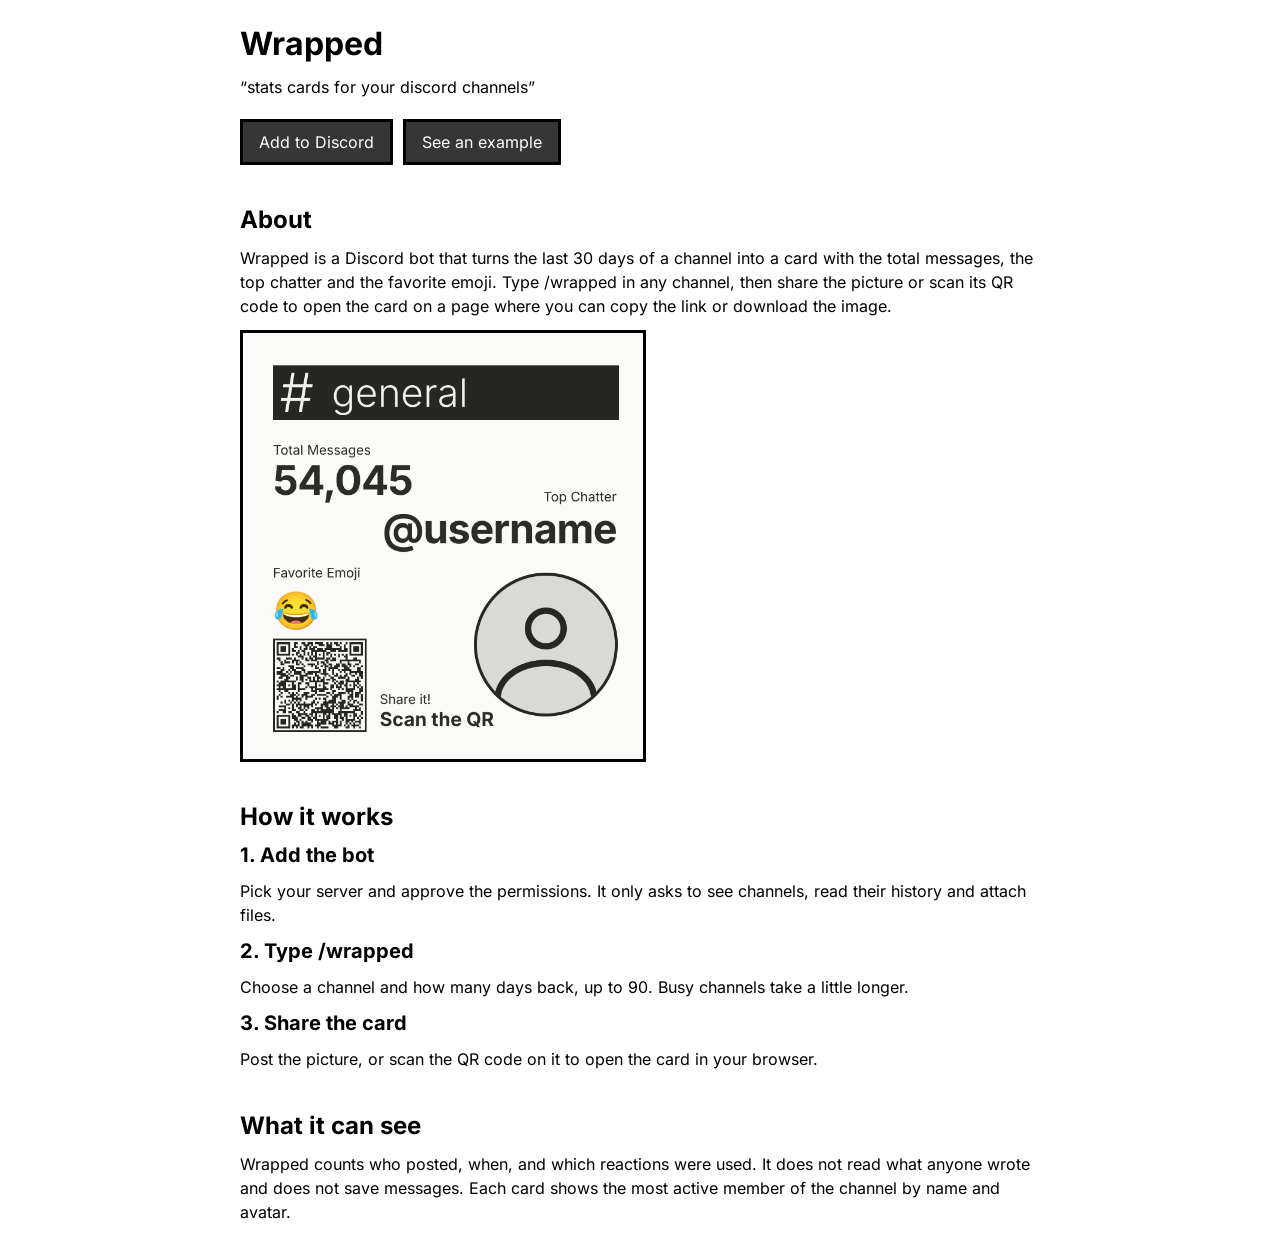
<file: docs/index.html>
<!DOCTYPE html>
<html lang="en">
<head>
    <meta charset="UTF-8">
    <meta name="viewport" content="width=device-width, initial-scale=1.0">
    <title>Wrapped</title>
    <link rel="stylesheet" href="style.css">
</head>
<body>
    <h1>Wrapped</h1>
    <q>stats cards for your discord channels</q>

    <div class="buttons">
        <a class="btn" href="https://discord.com/oauth2/authorize?client_id=1564391086414364923&amp;permissions=99328&amp;integration_type=0&amp;scope=bot%20applications.commands" target="_blank" rel="noopener noreferrer">Add to Discord</a>
        <a class="btn" href="card.html?demo">See an example</a>
    </div>

    <h2>About</h2>
    <p>Wrapped is a Discord bot that turns the last 30 days of a channel into a card with the total messages, the top chatter and the favorite emoji. Type /wrapped in any channel, then share the picture or scan its QR code to open the card on a page where you can copy the link or download the image.</p>

    <img src="example-card.png" width="400" alt="Example Wrapped card for #general with 54,045 total messages, top chatter @username and a QR code">

    <h2>How it works</h2>

    <h3>1. Add the bot</h3>
    <p>Pick your server and approve the permissions. It only asks to see channels, read their history and attach files.</p>

    <h3>2. Type /wrapped</h3>
    <p>Choose a channel and how many days back, up to 90. Busy channels take a little longer.</p>

    <h3>3. Share the card</h3>
    <p>Post the picture, or scan the QR code on it to open the card in your browser.</p>

    <h2>What it can see</h2>
    <p>Wrapped counts who posted, when, and which reactions were used. It does not read what anyone wrote and does not save messages. Each card shows the most active member of the channel by name and avatar.</p>
</body>
</html>
</file>
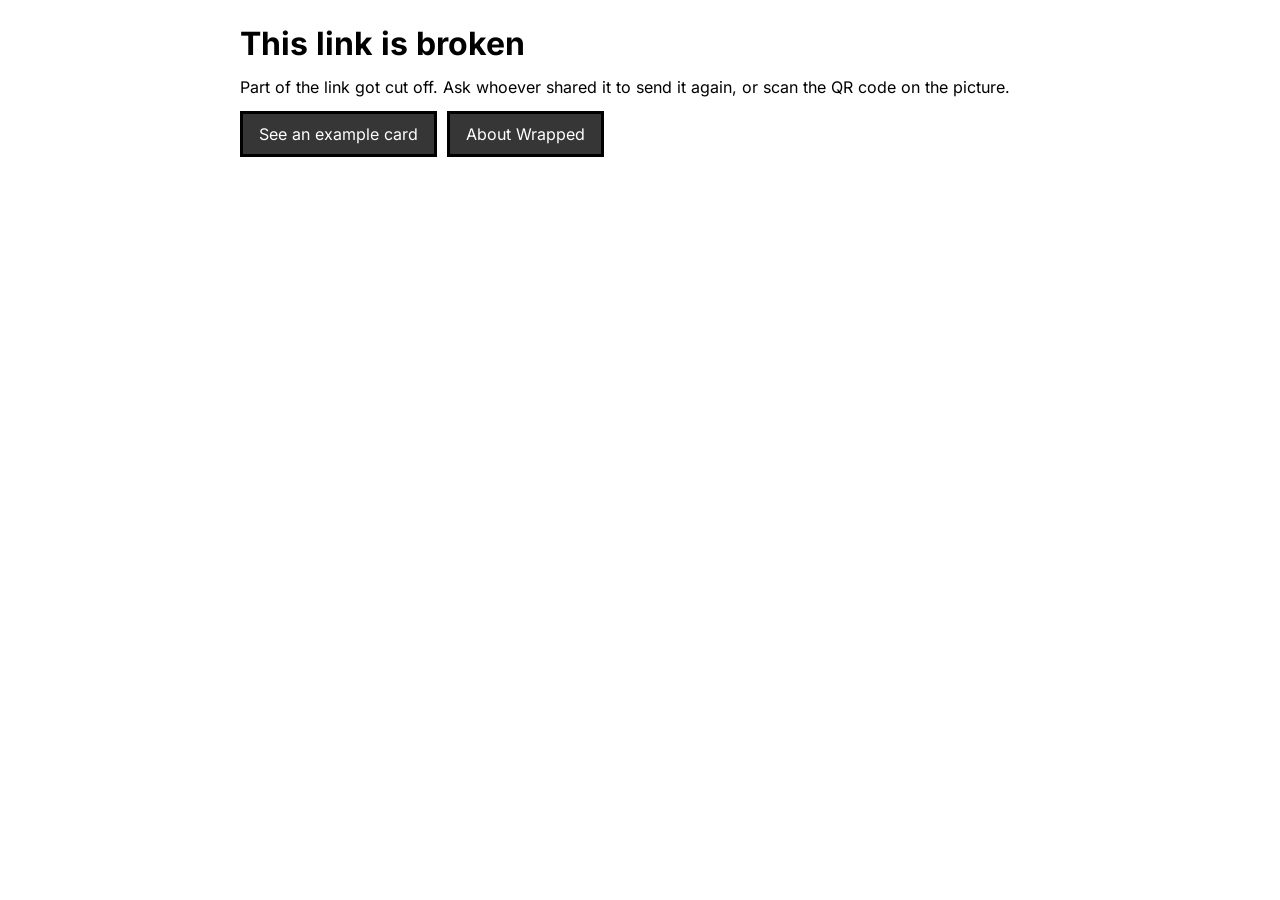
<file: docs/card.html>
<!DOCTYPE html>
<html lang="en">
<head>
    <meta charset="UTF-8">
    <meta name="viewport" content="width=device-width, initial-scale=1.0">
    <meta name="robots" content="noindex">
    <title>Wrapped</title>
    <link rel="stylesheet" href="style.css">
    <link rel="stylesheet" href="card.css">
</head>
<body>
    <div id="content">
        <div class="info">
            <h1 id="server-name"></h1>
            <p id="period"></p>
        </div>

        <div id="card-box">
            <div id="card" role="img">
                <div class="bar">
                    <span class="hash">#</span>
                    <span class="channel" id="channel"></span>
                </div>

                <div class="label total-label">Total Messages</div>
                <div class="big total" id="total"></div>

                <div class="label chatter-label">Top Chatter</div>
                <div class="big chatter" id="chatter"></div>

                <div class="label emoji-label">Favorite Emoji</div>
                <div class="emoji" id="emoji"></div>

                <div class="avatar" id="avatar"></div>

                <div class="qr" id="qr"></div>
                <div class="label share-label">Share it!</div>
                <div class="scan">Scan the QR</div>
            </div>
        </div>

        <div class="info">
            <div class="buttons">
                <button class="btn" id="copy-button">Copy link</button>
                <button class="btn" id="download-button">Download image</button>
            </div>

            <p id="message"></p>

            <div class="buttons">
                <a class="btn" href="index.html">About Wrapped</a>
                <a class="btn" href="https://discord.com/oauth2/authorize?client_id=1564391086414364923&amp;permissions=99328&amp;integration_type=0&amp;scope=bot%20applications.commands" target="_blank" rel="noopener noreferrer">Add to Discord</a>
            </div>
        </div>
    </div>

    <div id="broken">
        <h1>This link is broken</h1>
        <p>Part of the link got cut off. Ask whoever shared it to send it again, or scan the QR code on the picture.</p>
        <div class="buttons">
            <a class="btn" href="card.html?demo">See an example card</a>
            <a class="btn" href="index.html">About Wrapped</a>
        </div>
    </div>

    <script src="config.js"></script>
    <script src="vendor/qrcode.js"></script>
    <script src="vendor/html-to-image.js"></script>
    <script src="card.js"></script>
</body>
</html>
</file>
<file: docs/style.css>
@font-face {
    font-family: 'Inter';
    font-weight: 300;
    src: url(fonts/inter-latin-ext-300-normal.woff2) format('woff2');
    unicode-range: U+0100-02BA, U+02BD-02C5, U+02C7-02CC, U+02CE-02D7, U+02DD-02FF, U+0304, U+0308, U+0329, U+1D00-1DBF, U+1E00-1E9F, U+1EF2-1EFF, U+2020, U+20A0-20AB, U+20AD-20C0, U+2113, U+2C60-2C7F, U+A720-A7FF;
}

@font-face {
    font-family: 'Inter';
    font-weight: 300;
    src: url(fonts/inter-latin-300-normal.woff2) format('woff2');
    unicode-range: U+0000-00FF, U+0131, U+0152-0153, U+02BB-02BC, U+02C6, U+02DA, U+02DC, U+0304, U+0308, U+0329, U+2000-206F, U+20AC, U+2122, U+2191, U+2193, U+2212, U+2215, U+FEFF, U+FFFD;
}

@font-face {
    font-family: 'Inter';
    font-weight: 400;
    src: url(fonts/inter-latin-ext-400-normal.woff2) format('woff2');
    unicode-range: U+0100-02BA, U+02BD-02C5, U+02C7-02CC, U+02CE-02D7, U+02DD-02FF, U+0304, U+0308, U+0329, U+1D00-1DBF, U+1E00-1E9F, U+1EF2-1EFF, U+2020, U+20A0-20AB, U+20AD-20C0, U+2113, U+2C60-2C7F, U+A720-A7FF;
}

@font-face {
    font-family: 'Inter';
    font-weight: 400;
    src: url(fonts/inter-latin-400-normal.woff2) format('woff2');
    unicode-range: U+0000-00FF, U+0131, U+0152-0153, U+02BB-02BC, U+02C6, U+02DA, U+02DC, U+0304, U+0308, U+0329, U+2000-206F, U+20AC, U+2122, U+2191, U+2193, U+2212, U+2215, U+FEFF, U+FFFD;
}

@font-face {
    font-family: 'Inter';
    font-weight: 700;
    src: url(fonts/inter-latin-ext-700-normal.woff2) format('woff2');
    unicode-range: U+0100-02BA, U+02BD-02C5, U+02C7-02CC, U+02CE-02D7, U+02DD-02FF, U+0304, U+0308, U+0329, U+1D00-1DBF, U+1E00-1E9F, U+1EF2-1EFF, U+2020, U+20A0-20AB, U+20AD-20C0, U+2113, U+2C60-2C7F, U+A720-A7FF;
}

@font-face {
    font-family: 'Inter';
    font-weight: 700;
    src: url(fonts/inter-latin-700-normal.woff2) format('woff2');
    unicode-range: U+0000-00FF, U+0131, U+0152-0153, U+02BB-02BC, U+02C6, U+02DA, U+02DC, U+0304, U+0308, U+0329, U+2000-206F, U+20AC, U+2122, U+2191, U+2193, U+2212, U+2215, U+FEFF, U+FFFD;
}

body {
    max-width: 800px;
    margin: 0 auto;
    padding: 24px;
    font-family: 'Inter', sans-serif;
}

h1, h2, h3, p, q {
    margin: 0 0 12px;
}

h2 { margin-top: 40px; }
h3 { font-size: 20px; }
p  { font-size: medium; line-height: 1.5; }
q  { font-size: medium; line-height: 1.5; display: block; margin-bottom: 20px; }

.buttons {
    display: flex;
    flex-wrap: wrap;
    gap: 10px;
    margin-bottom: 10px;
}

.btn {
    display: inline-flex;
    align-items: center;
    gap: 8px;
    padding: 10px 16px;
    background-color: rgb(54, 54, 54);
    color: white;
    border: 3px solid black;
    cursor: pointer;
    font-family: 'Inter', sans-serif;
    font-size: medium;
    text-decoration: none;
}

img {
    display: block;
    max-width: 100%;
    height: auto;
    border: 3px solid black;
    margin-bottom: 20px;
}
</file>
<file: docs/card.css>
#content, #broken {
    display: none;
}

#card-box {
    width: 667px;
    height: 711px;
    border: 3px solid black;
    margin-bottom: 20px;
    overflow: hidden;
}

#card {
    position: relative;
    width: 667px;
    height: 711px;
    background-color: #fafaf8;
    color: #2b2b29;
    font-family: 'Inter', sans-serif;
    overflow: hidden;
    transform-origin: top left;
}

.bar {
    position: absolute;
    left: 50px;
    top: 54px;
    width: 577px;
    height: 91px;
    background-color: #262624;
    color: #f1f1ee;
}

.hash {
    position: absolute;
    left: 11px;
    top: 0;
    font-size: 90px;
    line-height: 91px;
    font-weight: 300;
}

.channel {
    position: absolute;
    left: 98px;
    top: 0;
    width: max-content;
    height: 91px;
    font-size: 65px;
    line-height: 91px;
    font-weight: 300;
    white-space: nowrap;
}

.label {
    position: absolute;
    font-size: 22px;
    line-height: 26px;
    font-weight: 400;
    white-space: nowrap;
}

.total-label { left: 50px; top: 182px; }
.chatter-label { right: 44px; top: 260px; text-align: right; }
.emoji-label { left: 50px; top: 387px; }
.share-label { left: 228px; top: 598px; }

.big {
    position: absolute;
    width: max-content;
    height: 80px;
    font-size: 68px;
    line-height: 80px;
    font-weight: 700;
    letter-spacing: -0.02em;
    white-space: nowrap;
}

.total { left: 50px; top: 205px; }
.chatter { right: 44px; top: 286px; text-align: right; }

.cut {
    overflow: hidden;
    text-overflow: ellipsis;
}

.emoji {
    position: absolute;
    left: 50px;
    top: 424px;
    height: 80px;
    display: flex;
    align-items: center;
    font-size: 62px;
    line-height: 80px;
    font-weight: 700;
}

.emoji img {
    display: block;
    width: 80px;
    height: 80px;
    border: none;
    margin: 0;
}

.emoji.native {
    font-family: 'Apple Color Emoji', 'Segoe UI Emoji', 'Noto Color Emoji', sans-serif;
    font-weight: 400;
}

.avatar {
    position: absolute;
    left: 385px;
    top: 400px;
    width: 240px;
    height: 240px;
    box-sizing: border-box;
    border: 5px solid #262624;
    border-radius: 50%;
    overflow: hidden;
    background-color: #d9d9d5;
}

.avatar img, .avatar svg {
    display: block;
    width: 100%;
    height: 100%;
    border: none;
    margin: 0;
    object-fit: cover;
}

.qr {
    position: absolute;
    left: 50px;
    top: 510px;
    width: 156px;
    height: 156px;
    box-sizing: border-box;
    border: 3px solid #262624;
    background-color: #fafaf8;
}

.qr svg {
    display: block;
    width: 100%;
    height: 100%;
}

.scan {
    position: absolute;
    left: 228px;
    top: 626px;
    font-size: 32px;
    line-height: 38px;
    font-weight: 700;
    white-space: nowrap;
}

.render {
    max-width: none;
    margin: 0;
    padding: 0;
}

.render #card-box {
    border: none;
    margin: 0;
}

.render .info {
    display: none;
}
</file>
